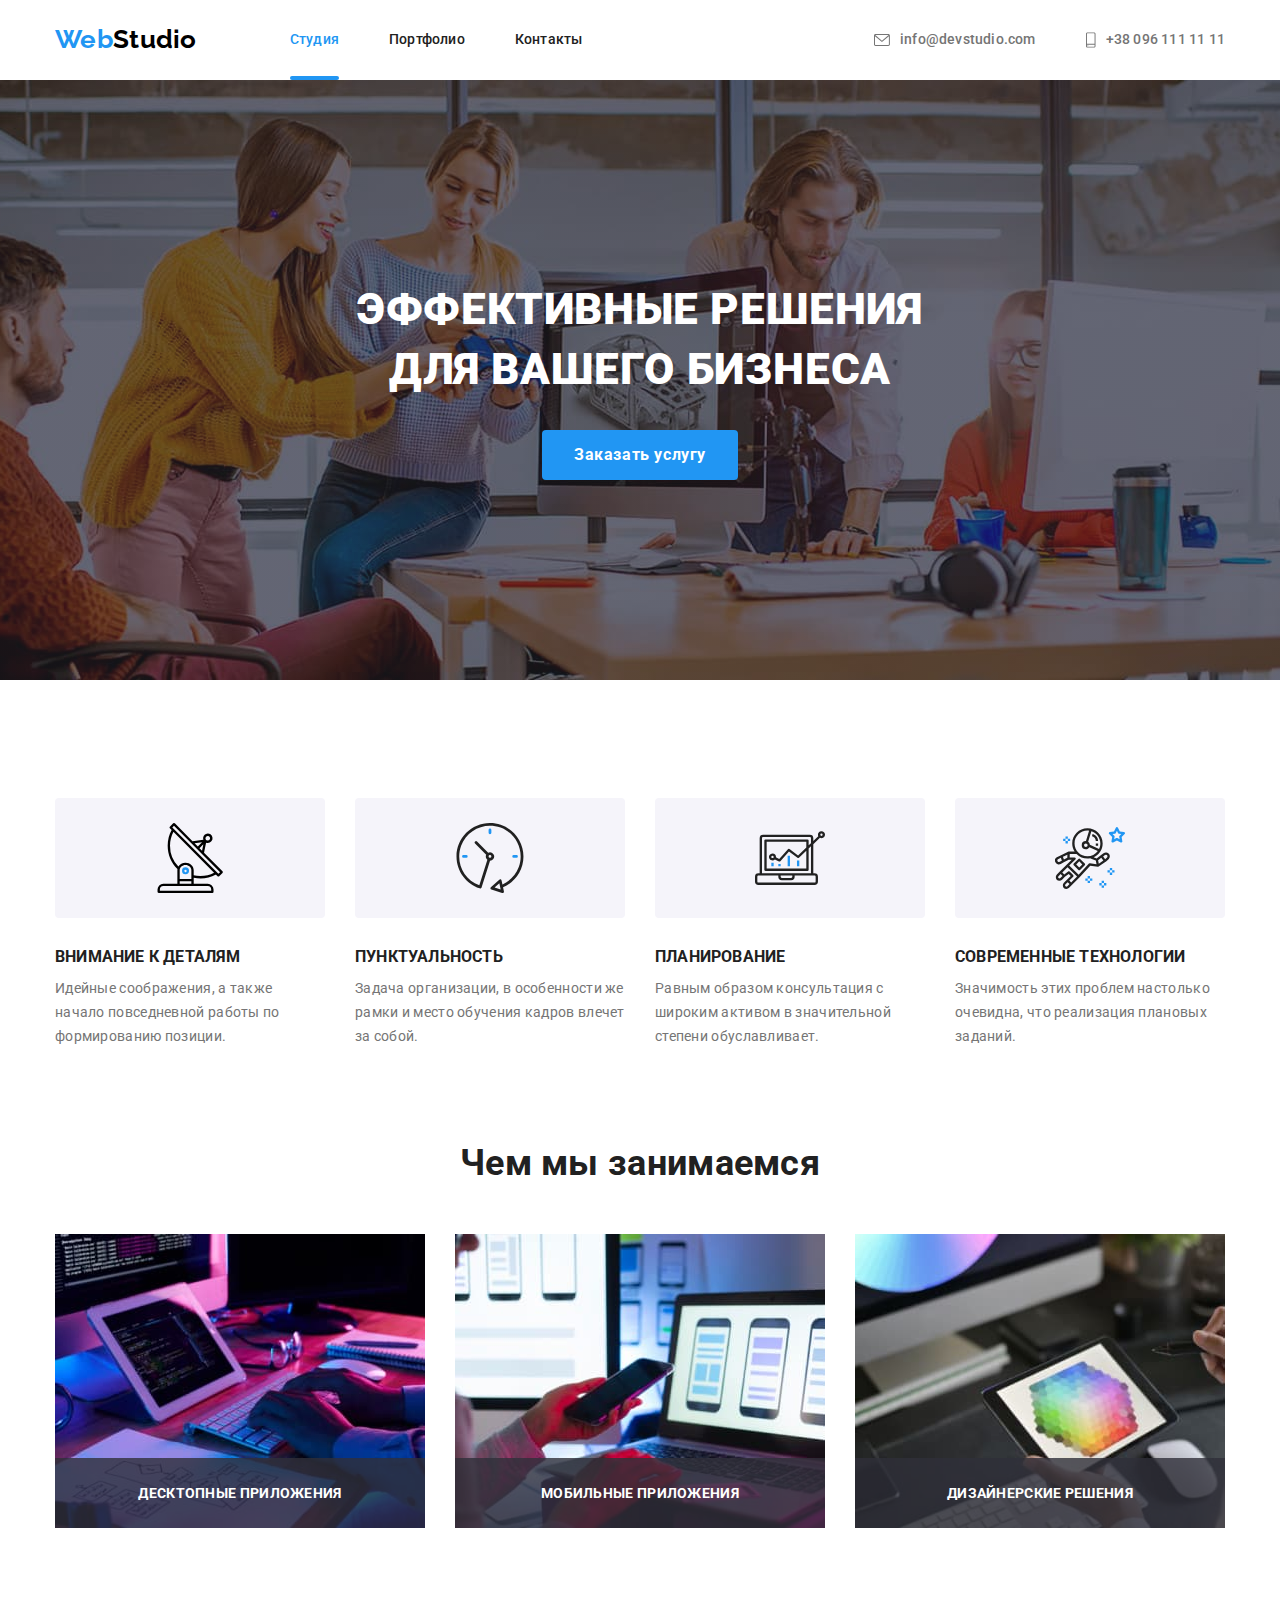
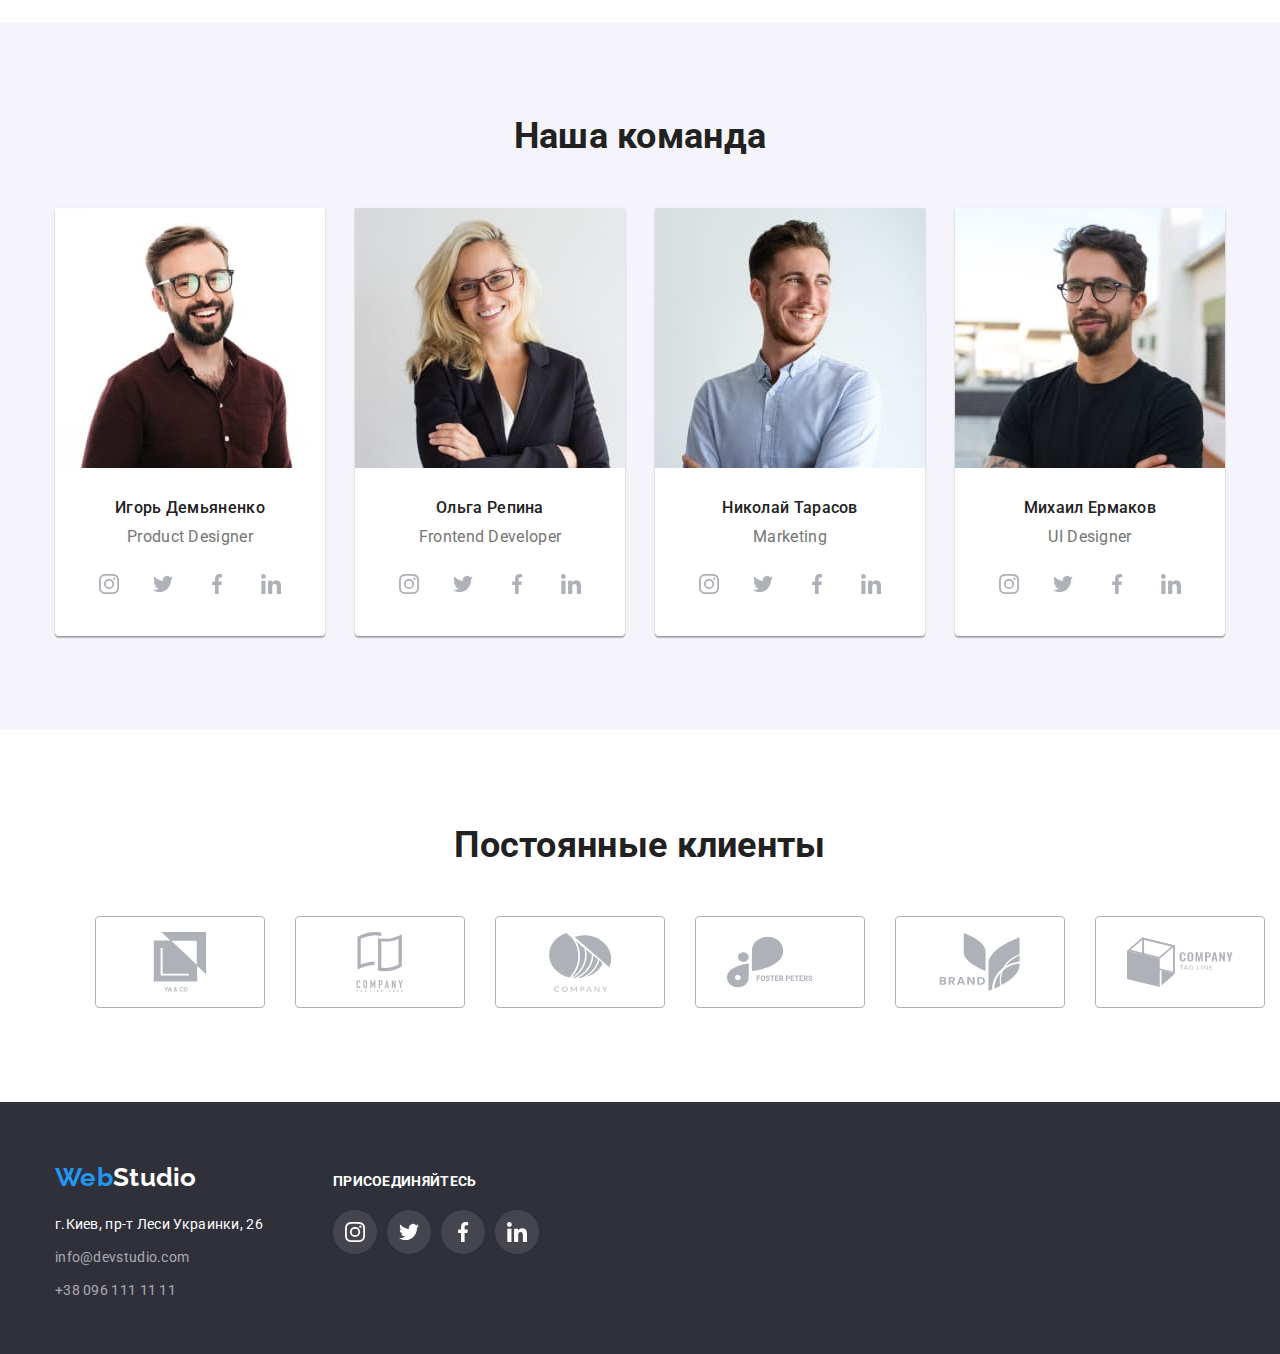
<file: index.html>
<!DOCTYPE html>
<html lang="ru">
<head>
    <meta charset="UTF-8">
    <meta http-equiv="X-UA-Compatible" content="IE=edge">
    <meta name="viewport" content="width=device-width, initial-scale=1.0">
    <link rel="preconnect" href="https://fonts.googleapis.com">
    <link rel="preconnect" href="https://fonts.gstatic.com" crossorigin>
    <link href="https://fonts.googleapis.com/css2?family=Raleway:wght@700&display=swap" rel="stylesheet">
    <link rel="preconnect" href="https://fonts.googleapis.com">
    <link rel="preconnect" href="https://fonts.gstatic.com" crossorigin>
    <link href="https://fonts.googleapis.com/css2?family=Raleway:wght@700&family=Roboto:wght@400;500;700;900&display=swap" rel="stylesheet">
    <link rel="stylesheet" href="https://cdnjs.cloudflare.com/ajax/libs/modern-normalize/1.1.0/modern-normalize.min.css">
    <link rel="stylesheet" href="./css/styles.css">
    <title>Document</title>
</head>
<body>
    <!--Хэдер-->
    <header class="header">
        <div class="container">
          <nav class="header-nav">
            <a class="header-logo" lang="en" href="./index.html"> <span class="logo-part">Web</span>Studio</a>
            <ul class="header-list">
              <li class="item"><a class="header-link current" href="./index.html">Студия</a></li>
              <li class="item"><a class="header-link" href="./portfolio.html">Портфолио</a></li>
              <li class="item"><a class="header-link" href="">Контакты</a></li>
            </ul>
          </nav>
          <ul class="header-list-contact">
            <li class="item">
              <a class="header-contact" href="mailto:info@devstudio.com">
                <svg class="header-icon" width="16" height="12">
                  <use href="./images/icons.svg#iconenvelope"></use>
                </svg>
                info@devstudio.com
              </a>
            </li>
            <li class="item">
              <a class="header-contact" href="tel:+380961111111">
                <svg class="header-icon"  width="10" height="16">
                  <use href="./images/icons.svg#iconsmartphone"></use>
                </svg>
                +38 096 111 11 11
              </a>
            </li>
          </ul>
        </div>
    </header>
    <main>
        <!--Окно заказа услуги-->
        <section class="hero overlay" >
            <div class="hero-content">
              <h1 class="hero-title">Эффективные решения для вашего бизнеса</h1>
              <button class="hero-button" type="button" data-modal-open>Заказать услугу</button>
            </div>
        </section>
        <!--Особенности-->
        <section class="section about">
            <div class="container">
              <h2 class="peculiarities">Особенности</h2>
              <ul class="peculiarities-list">
                <li class="item">
                  <div class="peculiarities-pic">
                    <svg class="perculiarities-icon" height="70" width="70">
                      <use href="./images/icons.svg#iconantenna"></use>
                    </svg>
                  </div>
                  <h3 class="peculiarities-header">Внимание к деталям</h3>
                  <p class="peculiarities-text">
                    Идейные соображения, а также начало повседневной работы по формированию позиции.
                  </p>
                </li>
                <li class="item">
                  <div class="peculiarities-pic">
                    <svg class="perculiarities-icon" height="70" width="70">
                      <use href="./images/icons.svg#iconclock"></use>
                    </svg>
                  </div>
                  <h3 class="peculiarities-header">Пунктуальность</h3>
                  <p class="peculiarities-text">
                    Задача организации, в особенности же рамки и место обучения кадров влечет за собой.
                  </p>
                </li>
                <li class="item">
                  <div class="peculiarities-pic">
                    <svg class="perculiarities-icon" height="70" width="70">
                      <use href="./images/icons.svg#icondiagram"></use>
                    </svg>
                  </div>
                  <h3 class="peculiarities-header">Планирование</h3>
                  <p class="peculiarities-text">
                    Равным образом консультация с широким активом в значительной степени обуславливает.
                  </p>
                </li>
                <li class="item">
                  <div class="peculiarities-pic">
                    <svg class="perculiarities-icon" height="70" width="70">
                      <use href="./images/icons.svg#iconastronaut"></use>
                    </svg>
                  </div>
                  <h3 class="peculiarities-header">Современные технологии</h3>
                  <p class="peculiarities-text">
                    Значимость этих проблем настолько очевидна, что реализация плановых заданий.
                  </p>
                </li>
              </ul>
            </div>
        </section>
        <!--Чем мы занимаемся-->
        <section class="section">
            <div class="container">
              <h2 class="work-header">Чем мы занимаемся</h2>
              <ul class="section-work-list">
                <li class="item">
                  <img src="./images/img-1.jpg" alt="Разработка для pc" width="370" height="294">
                  <div class="work-text">
                    <p>десктопные приложения</p>
                  </div>
                </li>
                <li class="item">
                  <img src="./images/img-2.jpg" alt="Разработка для телефонов" width="370" height="294">
                  <div class="work-text">
                    <p>мобильные приложения</p>
                  </div>
                </li>
                <li class="item">
                  <img src="./images/img-3.jpg" alt="Разработка для планшетов" width="370" height="294">
                  <div class="work-text">
                    <p>дизайнерские решения</p>
                  </div>
                </li>
              </ul>
            </div>
        </section>
        <!--Наша команда-->
        <section class="section bg-style">
            <div class="container">
              <h2 class="team-header">Наша команда</h2>
              <ul class="team-list">
                <li class="item">
                  <img class="team-img" src="./images/img-4.jpg" alt="Игорь Демьяненко" width="270" height="260">
                  <div class="team-card">
                    <h3 class="team-name">Игорь Демьяненко</h3>
                    <p class="team-position" lang="en">
                      Product Designer
                    </p>
                    <ul class="team-social-list">
                      <li class="item">
                        <a class="team-link" href="">
                          <svg class="team-icon" height="20" width="20">
                            <use href="./images/icons.svg#iconinstagram"></use>
                          </svg>
                        </a>
                      </li>
                      <li class="item">
                        <a class="team-link" href="">
                          <svg class="team-icon" height="20" width="20">
                            <use href="./images/icons.svg#icontwitter"></use>
                          </svg>
                        </a>
                      </li>
                      <li class="item">
                        <a class="team-link" href="">
                          <svg class="team-icon" height="20" width="20">
                            <use href="./images/icons.svg#iconfacebook"></use>
                          </svg>
                        </a>
                      </li>
                      <li class="item">
                        <a class="team-link" href="">
                          <svg class="team-icon" height="20" width="20">
                            <use href="./images/icons.svg#iconlinkedin"></use>
                          </svg>
                        </a>
                      </li>
                    </ul>
                  </div>
                </li>
                <li class="item">
                  <img class="team-img" src="./images/img-5.jpg" alt="Ольга Репина" width="270" height="260">
                  <div class="team-card">
                    <h3 class="team-name">Ольга Репина</h3>
                    <p class="team-position" lang="en">
                      Frontend Developer
                    </p>
                    <ul class="team-social-list">
                      <li class="item">
                        <a class="team-link" href="">
                          <svg class="team-icon" height="20" width="20">
                            <use href="./images/icons.svg#iconinstagram"></use>
                          </svg>
                        </a>
                      </li>
                      <li class="item">
                        <a class="team-link" href="">
                          <svg class="team-icon" height="20" width="20">
                            <use href="./images/icons.svg#icontwitter"></use>
                          </svg>
                        </a>
                      </li>
                      <li class="item">
                        <a class="team-link" href="">
                          <svg class="team-icon" height="20" width="20">
                            <use href="./images/icons.svg#iconfacebook"></use>
                          </svg>
                        </a>
                      </li>
                      <li class="item">
                        <a class="team-link" href="">
                          <svg class="team-icon" height="20" width="20">
                            <use href="./images/icons.svg#iconlinkedin"></use>
                          </svg>
                        </a>
                      </li>
                    </ul>
                  </div>
                </li>
                <li class="item">
                  <img class="team-img" src="./images/img-6.jpg" alt="Николай Тарасов" width="270" height="260">
                  <div class="team-card">
                    <h3 class="team-name">Николай Тарасов</h3>
                    <p class="team-position" lang="en">
                      Marketing
                    </p>
                    <ul class="team-social-list">
                      <li class="item">
                        <a class="team-link" href="">
                          <svg class="team-icon" height="20" width="20">
                            <use href="./images/icons.svg#iconinstagram"></use>
                          </svg>
                        </a>
                      </li>
                      <li class="item">
                        <a class="team-link" href="">
                          <svg class="team-icon" height="20" width="20">
                            <use href="./images/icons.svg#icontwitter"></use>
                          </svg>
                        </a>
                      </li>
                      <li class="item">
                        <a class="team-link" href="">
                          <svg class="team-icon" height="20" width="20">
                            <use href="./images/icons.svg#iconfacebook"></use>
                          </svg>
                        </a>
                      </li>
                      <li class="item">
                        <a class="team-link" href="">
                          <svg class="team-icon" height="20" width="20">
                            <use href="./images/icons.svg#iconlinkedin"></use>
                          </svg>
                        </a>
                      </li>
                    </ul>
                  </div>
                </li>
                <li class="item">
                  <img class="team-img" src="./images/img-7.jpg" alt="Михаил Ермаков" width="270" height="260">
                  <div class="team-card">
                    <h3 class="team-name">Михаил Ермаков</h3>
                    <p class="team-position" lang="en">
                      UI Designer
                    </p>
                    <ul class="team-social-list">
                      <li class="item">
                        <a class="team-link" href="">
                          <svg class="team-icon" height="20" width="20">
                            <use href="./images/icons.svg#iconinstagram"></use>
                          </svg>
                        </a>
                      </li>
                      <li class="item">
                        <a class="team-link" href="">
                          <svg class="team-icon" height="20" width="20">
                            <use href="./images/icons.svg#icontwitter"></use>
                          </svg>
                        </a>
                      </li>
                      <li class="item">
                        <a class="team-link" href="">
                          <svg class="team-icon" height="20" width="20">
                            <use href="./images/icons.svg#iconfacebook"></use>
                          </svg>
                        </a>
                      </li>
                      <li class="item">
                        <a class="team-link" href="">
                          <svg class="team-icon" height="20" width="20">
                            <use href="./images/icons.svg#iconlinkedin"></use>
                          </svg>
                        </a>
                      </li>
                    </ul>
                  </div>
                </li>
              </ul>
            </div>
        </section>
        <!--Постоянные клиенты-->
        <section class="section">
          <div class="container clients">
            <h2 class="client-header">Постоянные клиенты</h2>
            <ul class="client-list">
              <li class="item">
                <a class="client-link" href="">
                  <svg class="clients-icon" height="60" width="106">
                    <use href="./images/icons.svg#iconcompany-1"></use>
                  </svg>
                </a>
              </li>
              <li class="item">
                <a class="client-link" href="">
                  <svg class="clients-icon" height="60" width="106">
                    <use href="./images/icons.svg#iconcompany-2"></use>
                  </svg>
                </a>
              </li>
              <li class="item">
                <a class="client-link" href="">
                  <svg class="clients-icon" height="60" width="106">
                    <use href="./images/icons.svg#iconcompany-3"></use>
                  </svg>
                </a>
              </li>
              <li class="item">
                <a class="client-link" href="">
                  <svg class="clients-icon" height="60" width="106">
                    <use href="./images/icons.svg#iconcompany-4"></use>
                  </svg>
                </a>
              </li>
              <li class="item">
                <a class="client-link" href="">
                  <svg class="clients-icon" height="60" width="106">
                    <use href="./images/icons.svg#iconcompany-5"></use>
                  </svg>
                </a>
              </li>
              <li class="item">
                <a class="client-link" href="">
                  <svg class="clients-icon" height="60" width="106">
                    <use href="./images/icons.svg#iconcompany-6"></use>
                  </svg>
                </a>
              </li>
            </ul>
          </div>
        </section>
    </main>
    <!--Футер-->
    <footer class="footer">
        <div class="container">
          <div>
            <a class="footer-logo" lang="en" href="./index.html"> <span class="logo-part">Web</span>Studio</a>
            <address>
              <ul class="footer-list">
                <li class="item">
                  <a class="footer-adress" href="https://goo.gl/maps/x8rfosM5Hry5HzXB7" target="_blank"
                    rel="noopener noreferrer">г.Киев, пр-т Леси Украинки, 26</a>
                </li>
                <li class="item">
                  <a class="footer-contact" lang="en" href="mailto:info@devstudio.com">info@devstudio.com</a>
                </li>
                <li class="item">
                  <a class="footer-contact" href="tel:+380961111111">+38 096 111 11 11</a>
                </li>
              </ul>
            </address>
          </div>
          <div class="footer-social">
            <p class="social-title">присоединяйтесь</p>
            <ul class="social-list">
              <li class="item">
                <a class="social-link" href="">
                  <svg class="social-icon" height="20" width="20">
                    <use href="./images/icons.svg#iconinstagram"></use>
                  </svg>
                </a>
              </li>
              <li class="item">
                <a class="social-link" href="">
                  <svg class="social-icon" height="20" width="20">
                    <use href="./images/icons.svg#icontwitter"></use>
                  </svg>
                </a>
              </li>
              <li class="item">
                <a class="social-link" href="">
                  <svg class="social-icon" height="20" width="20">
                    <use href="./images/icons.svg#iconfacebook"></use>
                  </svg>
                </a>
              </li>
              <li class="item">
                <a class="social-link" href="">
                  <svg class="social-icon" height="20" width="20">
                    <use href="./images/icons.svg#iconlinkedin"></use>
                  </svg>
                </a>
              </li>
            </ul>
          </div>
        </div>
    </footer>
    <div class="backdrop is-hidden" data-modal>
      <div class="modal">
        <button class="modal-btn" data-modal-close>
          <svg  height="14" width="14">
            <use href="./images/icons.svg#iconclose"></use>
          </svg>
        </button>
      </div>
    </div>
    <script src="./js/modal.js"></script>
</body>
</html>
</file>
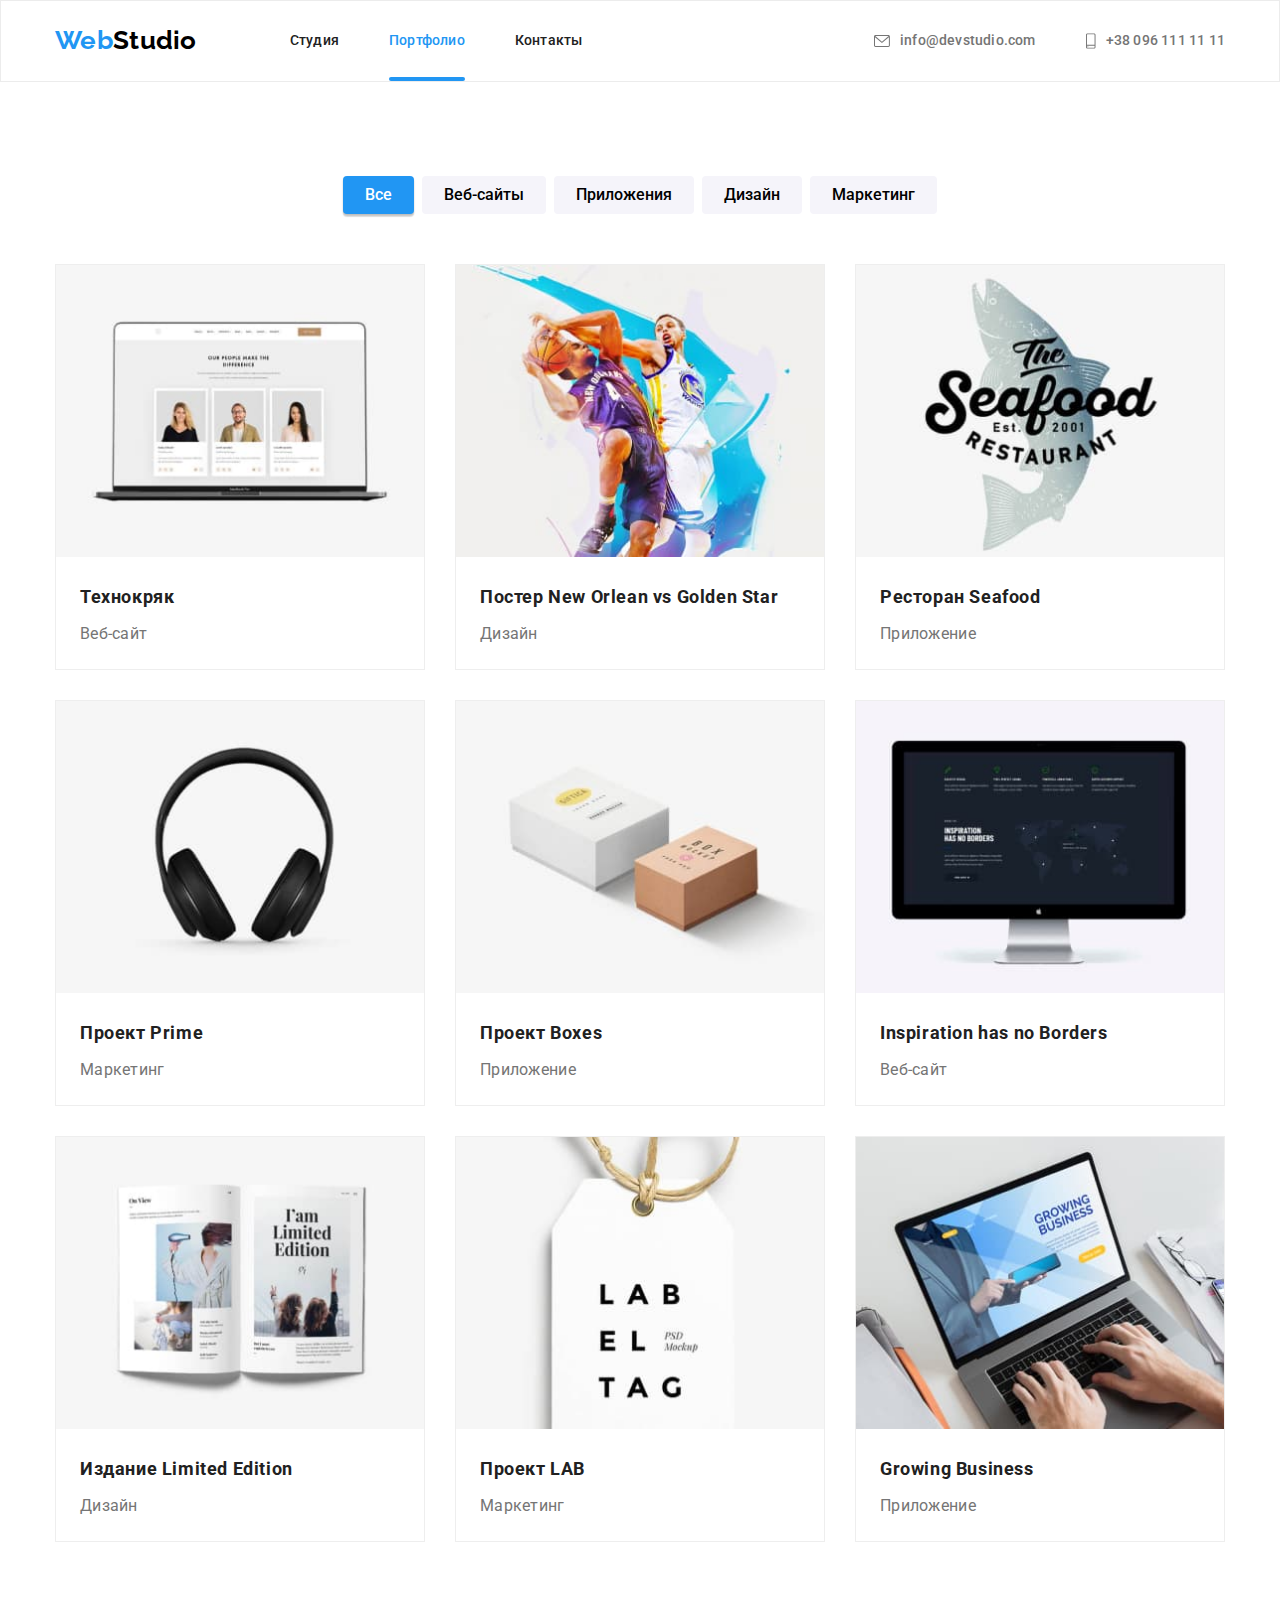
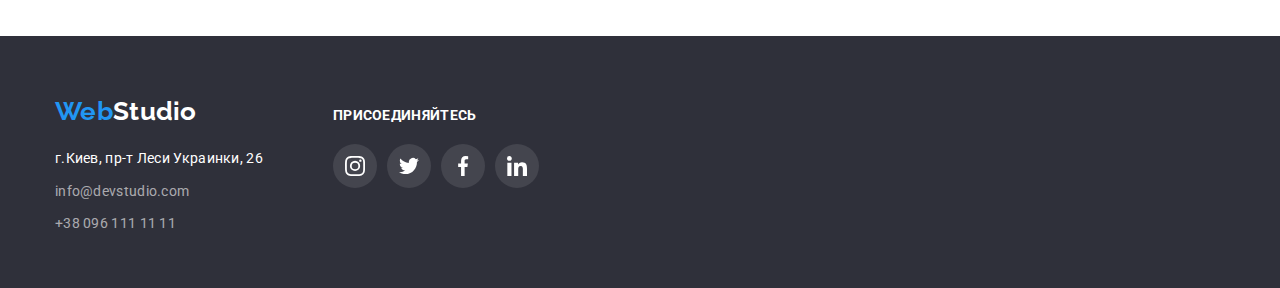
<file: portfolio.html>
<!DOCTYPE html>
<html lang="ru">
<head>
    <meta charset="UTF-8">
    <meta http-equiv="X-UA-Compatible" content="IE=edge">
    <meta name="viewport" content="width=device-width, initial-scale=1.0">
    <link rel="preconnect" href="https://fonts.googleapis.com">
    <link rel="preconnect" href="https://fonts.gstatic.com" crossorigin>
    <link href="https://fonts.googleapis.com/css2?family=Raleway:wght@700&family=Roboto:wght@400;500;700;900&display=swap" rel="stylesheet">
    <link rel="stylesheet" href="https://cdnjs.cloudflare.com/ajax/libs/modern-normalize/1.1.0/modern-normalize.min.css">
    <link rel="stylesheet" href="./css/styles.css">
    <title>Document</title>
</head>
<body>
    <!--Хедер-->
  <header class="header border">
    <div class="container">
      <nav class="header-nav">
        <a class="header-logo" lang="en" href="./index.html"> <span class="logo-part">Web</span>Studio</a>
        <ul class="header-list">
          <li class="item"><a class="header-link" href="./index.html">Студия</a></li>
          <li class="item"><a class="header-link current" href="./portfolio.html">Портфолио</a></li>
          <li class="item"><a class="header-link" href="">Контакты</a></li>
        </ul>
      </nav>
      <ul class="header-list-contact">
        <li class="item">
          <a class="header-contact" href="mailto:info@devstudio.com">
            <svg class="header-icon" width="16" height="12">
              <use href="./images/icons.svg#iconenvelope"></use>
            </svg>
            info@devstudio.com
          </a>
        </li>
        <li class="item">
          <a class="header-contact" href="tel:+380961111111">
            <svg class="header-icon" width="10" height="16">
              <use href="./images/icons.svg#iconsmartphone"></use>
            </svg>
            +38 096 111 11 11
          </a>
        </li>
      </ul>
    </div>
  </header>
  <main>
    <section class="portfolio section">
      <div class="container">
        <ul class="portfolio-list">
          <li class="item">
            <button class="portfolio-button btn-current" type="button">Все</button>
          </li>
          <li class="item">
            <button class="portfolio-button" type="button">Веб-сайты</button>
          </li>
          <li class="item">
            <button class="portfolio-button" type="button">Приложения</button>
          </li>
          <li class="item">
            <button class="portfolio-button" type="button">Дизайн</button>
          </li>
          <li class="item">
            <button class="portfolio-button" type="button">Маркетинг</button>
          </li>
        </ul>
        <ul class="flex-container">
          <li class="portfolio-project">
            <div class="portfolio-img">
              <img src="./images/img-8.jpg" alt="ноутбук с открытым сайтом" width="370" height="294">
              <div class="text">
                <p>Ресурс предлагает комплексные предложения с разным уровнем функционала и сервисов. Все это позволит посетителю получить исчерпывающие сведения о компании или частном лице.</p>
              </div>
            </div>
            <div class="project-card">
              <h2 class="portfolio-project-name">Технокряк</h2>
              <p class="portfolio-project-type">Веб-сайт</p>
            </div>
          </li>
          <li class="portfolio-project">
            <div class="portfolio-img">
              <img src="./images/img-9.jpg" alt="ноутбук с открытым сайтом" width="370" height="294">
              <div class="text">
                <p>Ресурс предлагает комплексные предложения с разным уровнем функционала и сервисов. Все это позволит посетителю
                  получить исчерпывающие сведения о компании или частном лице.</p>
              </div>
            </div>
            <div class="project-card">
              <h2 class="portfolio-project-name">Постер New Orlean vs Golden Star</h2>
              <p class="portfolio-project-type">Дизайн</p>
            </div>
          </li>
          <li class="portfolio-project">
            <div class="portfolio-img">
              <img src="./images/img-10.jpg" alt="ноутбук с открытым сайтом" width="370" height="294">
              <div class="text">
                <p>Ресурс предлагает комплексные предложения с разным уровнем функционала и сервисов. Все это позволит посетителю
                  получить исчерпывающие сведения о компании или частном лице.</p>
              </div>
            </div>
            <div class="project-card">
              <h2 class="portfolio-project-name">Ресторан Seafood</h2>
              <p class="portfolio-project-type">Приложение</p>
            </div>
          </li>
          <li class="portfolio-project">
            <div class="portfolio-img">
              <img src="./images/img-11.jpg" alt="ноутбук с открытым сайтом" width="370" height="294">
              <div class="text">
                <p>Ресурс предлагает комплексные предложения с разным уровнем функционала и сервисов. Все это позволит посетителю
                  получить исчерпывающие сведения о компании или частном лице.</p>
              </div>
            </div>
            <div class="project-card">
              <h2 class="portfolio-project-name">Проект Prime</h2>
              <p class="portfolio-project-type">Маркетинг</p>
            </div>
          </li>
          <li class="portfolio-project">
            <div class="portfolio-img">
              <img src="./images/img-12.jpg" alt="ноутбук с открытым сайтом" width="370" height="294">
              <div class="text">
                <p>Ресурс предлагает комплексные предложения с разным уровнем функционала и сервисов. Все это позволит посетителю
                  получить исчерпывающие сведения о компании или частном лице.</p>
              </div>
            </div>
            <div class="project-card">
              <h2 class="portfolio-project-name">Проект Boxes</h2>
              <p class="portfolio-project-type">Приложение</p>
            </div>
          </li>
          <li class="portfolio-project">
            <div class="portfolio-img">
              <img src="./images/img-13.jpg" alt="ноутбук с открытым сайтом" width="370" height="294">
              <div class="text">
                <p>Ресурс предлагает комплексные предложения с разным уровнем функционала и сервисов. Все это позволит посетителю
                  получить исчерпывающие сведения о компании или частном лице.</p>
              </div>
            </div>
            <div class="project-card">
              <h2 class="portfolio-project-name">Inspiration has no Borders</h2>
              <p class="portfolio-project-type">Веб-сайт</p>
            </div>
          </li>
          <li class="portfolio-project">
            <div class="portfolio-img">
              <img src="./images/img-14.jpg" alt="ноутбук с открытым сайтом" width="370" height="294">
              <div class="text">
                <p>Ресурс предлагает комплексные предложения с разным уровнем функционала и сервисов. Все это позволит посетителю
                  получить исчерпывающие сведения о компании или частном лице.</p>
              </div>
            </div>
            <div class="project-card">
              <h2 class="portfolio-project-name">Издание Limited Edition</h2>
              <p class="portfolio-project-type">Дизайн</p>
            </div>
          </li>
          <li class="portfolio-project">
            <div class="portfolio-img">
              <img src="./images/img-15.jpg" alt="ноутбук с открытым сайтом" width="370" height="294">
              <div class="text">
                <p>Ресурс предлагает комплексные предложения с разным уровнем функционала и сервисов. Все это позволит посетителю
                  получить исчерпывающие сведения о компании или частном лице.</p>
              </div>
            </div>
            <div class="project-card">
              <h2 class="portfolio-project-name">Проект LAB</h2>
              <p class="portfolio-project-type">Маркетинг</p>
            </div>
          </li>
          <li class="portfolio-project">
            <div class="portfolio-img">
              <img src="./images/img-16.jpg" alt="ноутбук с открытым сайтом" width="370" height="294">
              <div class="text">
                <p>Ресурс предлагает комплексные предложения с разным уровнем функционала и сервисов. Все это позволит посетителю
                  получить исчерпывающие сведения о компании или частном лице.</p>
              </div>
            </div>
            <div class="project-card">
              <h2 class="portfolio-project-name">Growing Business</h2>
              <p class="portfolio-project-type">Приложение</p>
            </div>
          </li>
        </ul>
      </div>     
    </section>
  </main>
    <!--Футер-->
  <footer class="footer">
    <div class="container">
      <div>
        <a class="footer-logo" lang="en" href="./index.html"> <span class="logo-part">Web</span>Studio</a>
        <address>
          <ul class="footer-list">
            <li class="item">
              <a class="footer-adress" href="https://goo.gl/maps/x8rfosM5Hry5HzXB7" target="_blank"
                rel="noopener noreferrer">г.Киев, пр-т Леси Украинки, 26</a>
            </li>
            <li class="item">
              <a class="footer-contact" lang="en" href="mailto:info@devstudio.com">info@devstudio.com</a>
            </li>
            <li class="item">
              <a class="footer-contact" href="tel:+380961111111">+38 096 111 11 11</a>
            </li>
          </ul>
        </address>
      </div>
      <div class="footer-social">
        <p class="social-title">присоединяйтесь</p>
        <ul class="social-list">
          <li class="item">
            <a class="social-link" href="">
              <svg class="social-icon" height="20" width="20">
                <use href="./images/icons.svg#iconinstagram"></use>
              </svg>
            </a>
          </li>
          <li class="item">
            <a class="social-link" href="">
              <svg class="social-icon" height="20" width="20">
                <use href="./images/icons.svg#icontwitter"></use>
              </svg>
            </a>
          </li>
          <li class="item">
            <a class="social-link" href="">
              <svg class="social-icon" height="20" width="20">
                <use href="./images/icons.svg#iconfacebook"></use>
              </svg>
            </a>
          </li>
          <li class="item">
            <a class="social-link" href="">
              <svg class="social-icon" height="20" width="20">
                <use href="./images/icons.svg#iconlinkedin"></use>
              </svg>
            </a>
          </li>
        </ul>
      </div>
    </div>
  </footer>
</body>
</html>
</file>
<file: css/styles.css>
:root {
  --first-text-color: #757575;
  --second-text-color: #212121;
  --third-text-color: #fff;
  --accent-color: #2196F3;
  --logo-color: #000;
  --background-color: #2F303A;

}
body {
  font-family: 'Roboto', sans-serif;
  font-size: 14px;
  letter-spacing: .3px;
  color: var(--first-text-color);
}
html {
  box-sizing: border-box;
}

*,
*::before,
*::after {
  box-sizing: inherit;
}

h1,
h2,
h3,
p,
ul {
  margin-top: 0;
  margin-bottom: 0;
}

.container {
width: 1200px;
margin-left: auto;
margin-right: auto;
padding-left: 15px;
padding-right: 15px; 
}
/*header*/

.header .container {
  height: 80px;
  align-items: center;
  display: flex;
}
.border {
  border: 1px solid #ECECEC;
}
.header-nav {
  align-items: center;
  display: flex;
}
.header-logo {
  padding-top: 24px;
  padding-bottom: 24px;
  font-family: 'Raleway', sans-serif;
  font-weight: 700;
  font-size: 26px;
  line-height: 1.2;
  text-decoration: none;
  color: var(--logo-color);
}
.header-logo:focus {
  color: var(--logo-color);
}
.logo-part {
  color: var(--accent-color);
}
.header-list {  
  margin-left: 93px;
  padding: 0;
  display: flex;
  list-style: none;
  color: var(--second-text-color);
}
.header-list .item + .item {
  margin-left: 50px;
}
.current::after {
  position: absolute;
  left: 0;
  bottom: 0;
  display: block; 
  content: '';
  height: 4px;
  width: 100%;
  border-radius: 2px;
  background-color: #2196F3;
}
.header-list .current {
  color: var(--accent-color);
}
.header-link {
  position: relative;
  display: block;
  padding-top: 32px;
  padding-bottom: 33px;
  font-weight: 500;
  line-height: 1.14;
  letter-spacing: .2px;
  text-decoration: none;
  color: var(--second-text-color);
  transition: color 250ms cubic-bezier(0.4, 0, 0.2, 1);
}
.header-link:hover,
.header-link:focus {
  
  color: var(--accent-color);
}
.header-list-contact {
  display: flex;
  padding: 0;
  margin-left: auto;
  font-weight: 500;
  line-height: 1.14;
  letter-spacing: .2px;
  list-style: none;
}
.header-list-contact .item + .item {
  margin-left: 50px;
}
.header-contact {
  display: flex;
  justify-content: center;
  align-items: center;
  padding: 30px 0;
  text-decoration: none;
  color: var(--first-text-color);
  transition: color 250ms cubic-bezier(0.4, 0, 0.2, 1);
}
.header-contact:hover,
.header-contact:focus {
  fill: var(--accent-color);
  color: var(--accent-color);
}
.header-icon {
  fill: currentColor;
  margin-right: 10px;
}

/*Footer*/

.footer {
  padding-bottom: 60px;
  padding-top: 60px;
  height: 252px;
  color: var(--third-text-color);
  background-color: var(--background-color);
}
.footer-logo {
  display: inline-block;
  padding-bottom: 20px;
  font-family: 'Raleway', sans-serif;
  font-weight: 700;
  font-size: 26px;
  line-height: 1.19;
  text-decoration: none;
  color: var(--third-text-color);
}

.footer-list {
  padding: 0;
  list-style: none;
}
.footer-list .item + .item {
  padding-top: 9px;
}
.footer-adress {
  font-style: normal;
  line-height: 1.71;
  text-decoration: none;
  color: var(--third-text-color);
}

.footer-contact {
  font-style: normal;
  line-height: 1.71;
  text-decoration: none;
  color: rgb(255, 255, 255, .6);
  transition: color 250ms cubic-bezier(0.4, 0, 0.2, 1);
  
}

.footer-contact:hover,
.footer-contact:focus {
  color: var(--accent-color);
}
.footer .container {
  display: flex;
  align-items: baseline;
}
.footer-social {
  margin-left: 70px;
}
.social-list {
  padding: 0;
  display: flex;
  list-style: none;
}
.social-list .item + .item {
  margin-left: 10px;
}
.social-title {
  margin-bottom: 20px;
  font-weight: 700;
  line-height: 1.14;
  text-transform: uppercase;
}
.social-link {
  display: flex;
  justify-content: center;
  align-items: center;
  padding: 0;
  border: 0;
  width: 44px;
  height: 44px;
  cursor: pointer;
  color: #ececec;
  border-radius: 50%;
  background-color: rgba(255, 255, 255, 0.1);
  transition: background-color 250ms cubic-bezier(0.4, 0, 0.2, 1);
}
.social-link:hover,
.social-link:focus {
  background-color: #2196f3;
}
.social-icon {
  fill: #fff;
  height: 20px;
  width: 20px;
}



/*main index.html*/

.hero {
  margin-left: auto;
  margin-right: auto;
  background-color: #C4C4C4;
}
.overlay {
  max-width: 1600px;
  height: 600px;
  background-image: linear-gradient(to right,
  rgba(47, 48, 58, 0.4),
  rgba(47, 48, 58, 0.4)),
  url(../images/Img-hero.jpg);
  background-position: center;
  background-size: cover;
  background-repeat: no-repeat;
}
.hero-content {
  padding: 200px 0;
  text-align: center;
}
.hero-title {
  max-width: 650px;
  font-weight: 900;
  font-size: 44px;
  line-height: 1.36;
  text-align: center;
  letter-spacing: .6px;
  text-transform: uppercase;
  color: var(--third-text-color);
  margin: 0 auto;
  margin-bottom: 30px;
}
.hero-button {
  padding: 10px 32px;
  border: 0;
  border-radius: 4px;
  font-family: inherit;
  font-weight: 700;
  font-size: 16px;
  line-height: 1.87;
  letter-spacing: .6px;
  cursor: pointer;
  color: var(--third-text-color);
  background-color: var(--accent-color);
  transition: background-color 250ms cubic-bezier(0.4, 0, 0.2, 1);
}
.hero-button:hover,
.hero-button:focus {
  background-color: #188CE8;
}
.section {
  padding: 94px 0;
}
.about {
  padding-bottom: 0;
}
.peculiarities {
  color: transparent;
}
.peculiarities-pic {
  display: flex;
  justify-content: center;
  align-items: center;
  margin-bottom: 30px;
  border: 0;
  width: 270px;
  height: 120px;
  border-radius: 4px;
  background-color: #f5f4fa;
}
.perculiarities-icon {
  height: 70px;
  width: 70px;
}
.peculiarities-list {
  padding: 0;
  display: flex;
  list-style: none;
}
.peculiarities-list .item + .item {
  margin-left: 30px;
}
.peculiarities-header {
  margin-bottom: 10px;
  font-weight: 700;
  line-height: 1.14;
  letter-spacing: .2px;
  text-transform: uppercase;
  color: var(--second-text-color);
}
.peculiarities-text {
  line-height: 1.71;
}
.work-header {
  margin-bottom: 50px;
  font-weight: 700;
  font-size: 36px;
  line-height: 1.16;
  text-align: center;
  color: var(--second-text-color);
}
.section-work-list {
  display: flex;
  padding: 0;
  list-style: none;
}
.work-text {
  position:absolute;
  left: 0;
  bottom: 0;
  display: flex;
  width: 100%;
  height: 70px;
  justify-content: center;
  align-items: center;
  font-weight: 700;
  font-size: 14px;
  line-height: 16px;
  text-transform: uppercase;
  color: #ffffff;
  background-color: rgba(47, 48, 58, 0.8);
}
.item>img {
  display: block;
  object-fit: contain;
}
.section-work-list .item {
  position: relative;
}
.section-work-list .item + .item {
  margin-left: 30px;
}
.bg-style {
  background-color: #F5F4FA;
}
.team-header {
  margin-bottom: 50px;
  font-weight: 700;
  font-size: 36px;
  line-height: 1.16;
  text-align: center;
  color: var(--second-text-color);
}
.team-list {
  padding: 0;
  display: flex;
  list-style: none;
}
.team-list>.item {
  width: 270px;
  margin-right: 30px;
  background-color: var(--third-text-color);
  border-radius: 0px 0px 4px 4px;
  box-shadow: 0px 1px 3px rgba(0, 0, 0, 0.12), 0px 1px 1px rgba(0, 0, 0, 0.14), 0px 2px 1px rgba(0, 0, 0, 0.2);
}
.team-card {
  padding-top: 30px;
  padding-bottom: 30px;
}
.team-social-list {
  display: flex;
  justify-content: center;
  list-style: none;
  padding: 0;


}
.team-social-list .item + .item {
  margin-left: 10px;
}
.team-link {
  display: flex;
  justify-content: center;
  align-items: center;
  padding: 0;
  border: 0;
  width: 44px;
  height: 44px;
  cursor: pointer;
  color: #AFB1B8;
  border-radius: 50%;
  transition: color 250ms cubic-bezier(0.4, 0, 0.2, 1),
  background-color 250ms cubic-bezier(0.4, 0, 0.2, 1);
}

.team-link:hover,
.team-link:focus {
  color: white;
  background-color: #2196F3;
}
.team-icon {
  fill: currentColor;
}
.team-name {
  margin-bottom: 10px;
  font-weight: 500;
  font-size: 16px;
  line-height: 1.19;
  text-align: center;
  color: var(--second-text-color);
}
.team-position {
  margin-bottom: 16px;
  font-size: 16px;
  line-height: 1.19;
  text-align: center;
}
.clients {
  margin-left: auto;
  margin-right: auto;
  
}
.client-header {
  margin-bottom: 50px;
  font-weight: 700;
  font-size: 36px;
  line-height: 1.17;
  text-align: center;
  color: var(--second-text-color);
}
.client-list {
  align-items: center;
  display: flex;
  list-style: none;
}
.client-link {
  display: flex;
  justify-content: center;
  align-items: center;
  height: 92px;
  width: 170px;
  color: #AFB1B8;
  border: 1px solid #AFB1B8;
  transition: color 250ms cubic-bezier(0.4, 0, 0.2, 1), border 250ms cubic-bezier(0.4, 0, 0.2, 1);
  border-radius: 4px
}
.client-link:hover,
.client-link:focus {
  color: #188CE8;
  border: 1px solid #2196F3;
}
.client-list .item + .item {
  margin-left: 30px;
}
.clients-icon {
  fill: currentColor;
}
.backdrop {
  position: fixed;
  top: 0;
  left: 0;
  width: 100%;
  height: 100%;
  background-color: rgba(0, 0, 0, 0.2);
  opacity: 1;
  transition: opacity 250ms cubic-bezier(0.4, 0, 0.2, 1);
}
.backdrop.is-hidden {
  opacity: 0;
  pointer-events: none;
}
.backdrop.is-hidden .modal {
  transform:translate(-50%, -50%) scale(0.25);
}
.modal {
  position: absolute;
  top: 50%;
  left: 50%;
  transform: translate(-50%, -50%) scale(1);
  min-height: 581px;
  min-width: 528px;
  border-radius: 4px;
  box-shadow: 0px 1px 3px rgba(0, 0, 0, 0.12), 0px 1px 1px rgba(0, 0, 0, 0.14), 0px 2px 1px rgba(0, 0, 0, 0.2);
  background-color: #ffffff; 
  transition: transform 250ms cubic-bezier(0.4, 0, 0.2, 1); 
}
.modal-btn {
  display: flex;
  margin-top: 8px;
  margin-right: 8px;
  margin-left: auto;
  height: 30px;
  width: 30px;
  justify-content: center;
  align-items: center;
  cursor: pointer;
  background-color: #ffffff;
  border: 1px solid rgba(0, 0, 0, 0.1);
  border-radius: 50%;
}

/*main portfolio.html*/

.border {
  border: 1px solid #ececec;
}
.portfolio-title {
  color: var(--third-text-color);
}
.container .portfolio-list {
  display: flex;
  justify-content: center;
}

.portfolio-list {
  margin-bottom: 50px;
  padding: 0;
}
.portfolio-list .item {
  list-style: none;
}
.portfolio-list .item + .item {
  margin-left: 8px;
}
.portfolio-button {
  padding: 6px 22px;
  border: 0;
  font-family: inherit;
  font-weight: 500;
  font-size: 16px;
  line-height: 1.62;
  cursor: pointer;
  border-radius: 4px;
  background-color: #F5F4FA;
  transition: color 250ms cubic-bezier(0.4, 0, 0.2, 1), background-color 250ms cubic-bezier(0.4, 0, 0.2, 1), box-shadow 250ms cubic-bezier(0.4, 0, 0.2, 1);
}
.btn-current {
  box-shadow: 0px 3px 1px rgba(0, 0, 0, 0.1), 0px 1px 2px rgba(0, 0, 0, 0.08), 0px 2px 2px rgba(0, 0, 0, 0.12);
}
.portfolio-button:hover,
.portfolio-button:focus {
  background-color: var(--accent-color);
  color: var(--third-text-color);
  box-shadow: 0px 3px 1px rgba(0, 0, 0, 0.1), 0px 1px 2px rgba(0, 0, 0, 0.08), 0px 2px 2px rgba(0, 0, 0, 0.12);
}
.portfolio-button.btn-current {
  color: var(--third-text-color);
  background-color: var(--accent-color);
}
.flex-container {
  padding: 0;
  margin: -15px;
  display: flex;
  flex-wrap: wrap;
}
.portfolio-project {
  margin: 15px;
  width: 370px;
  border: 1px solid #eee;
  list-style: none;
  cursor: pointer;
  transition: box-shadow 250ms cubic-bezier(0.4, 0, 0.2, 1);
}
.portfolio-img {
  position: relative;
  overflow: hidden;
}
.portfolio-img>img {
  width: 100%;
  object-fit: contain;
  object-position: top right;
  display: block;
}
.portfolio-project:hover, 
.portfolio-project:focus {
  box-shadow: 0px 1px 1px rgba(0, 0, 0, 0.12), 0px 4px 4px rgba(0, 0, 0, 0.06), 1px 4px 6px rgba(0, 0, 0, 0.16);
  opacity: 1;
}
.project-card {
  padding-top: 20px;
  padding-bottom: 20px;
  padding-left: 24px;
  overflow: hidden;
  
}
.portfolio-project-type {
  font-size: 16px;
  line-height: 1.87;
  color: var(--first-text-color);
}
.portfolio-project-name {
  margin-bottom: 4px;
  font-weight: 700;
  font-size: 18px;
  line-height: 2;
  letter-spacing: .6px;
  color: var(--second-text-color);
}
.text {
  position: absolute;
  pointer-events: none;
  top: 0;
  left: 0;
  height: 294px;
  width: 100%;
  padding: 63px 24px;
  font-size: 18px;
  line-height: 1.56;
  color: #ffffff;
  background-color: rgba(33, 150, 243, 0.9);
  transform: translateY(calc(100%));
  transition: transform 250ms cubic-bezier(0.4, 0, 0.2, 1), 
  opacity 250ms cubic-bezier(0.4, 0, 0.2, 1);

}
.portfolio-project:hover .text {
  transform: translateY(calc(100% - 294px));
}
</file>
